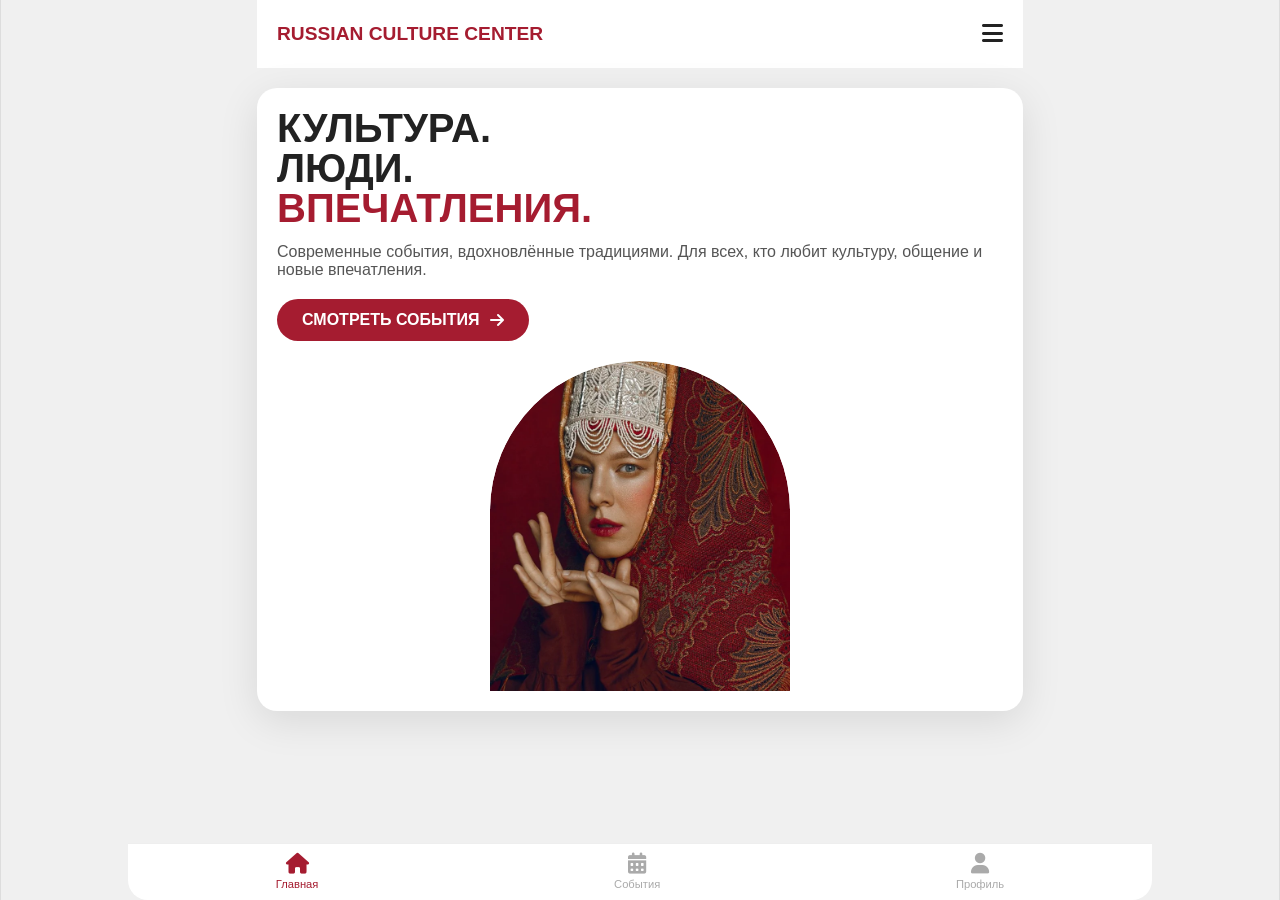
<file: index.html>
<!DOCTYPE html>
<html lang="ru">
<head>
    <meta charset="UTF-8">
    <meta name="viewport" content="width=device-width, initial-scale=1.0, maximum-scale=1.0, user-scalable=no">
    <title>RCC App</title>
    <link rel="stylesheet" href="css/style.css">
    <link rel="stylesheet" href="https://cdnjs.cloudflare.com/ajax/libs/font-awesome/6.0.0/css/all.min.css">
    <!-- Telegram WebApp SDK -->
    <script src="https://telegram.org/js/telegram-web-app.js"></script>
</head>
<body>

    <header>
        <div class="logo">RUSSIAN CULTURE CENTER</div>
        <div class="hamburger"><i class="fas fa-bars"></i></div>
    </header>

    <main class="hero-section">
        <div class="hero-title">
            <h1>КУЛЬТУРА.<br>ЛЮДИ.<br><span>ВПЕЧАТЛЕНИЯ.</span></h1>
        </div>
        <p class="hero-desc">
            Современные события, вдохновлённые традициями. Для всех, кто любит культуру, общение и новые впечатления.
        </p>
        
        <a href="events.html" class="btn-primary">
            СМОТРЕТЬ СОБЫТИЯ <i class="fas fa-arrow-right"></i>
        </a>

        <div class="hero-img-wrapper">
            <img src="images/hero.jpg" alt="Culture" onerror="this.src='https://via.placeholder.com/300x400/8b0000/ffffff?text=Culture'">
        </div>
    </main>

    <!-- Bottom Navigation -->
    <nav class="bottom-nav">
        <a href="index.html" class="nav-item active"><i class="fas fa-home"></i> Главная</a>
        <a href="events.html" class="nav-item"><i class="fas fa-calendar-alt"></i> События</a>
        <a href="profile.html" class="nav-item"><i class="fas fa-user"></i> Профиль</a>
    </nav>

    <script src="js/app.js"></script>
    <script>
        // Telegram Mini App init
        const tg = window.Telegram.WebApp;
        tg.expand(); 
        tg.ready();
        
        
        tg.setHeaderColor('#a51c30');
    </script>
</body>
</html>
</file>
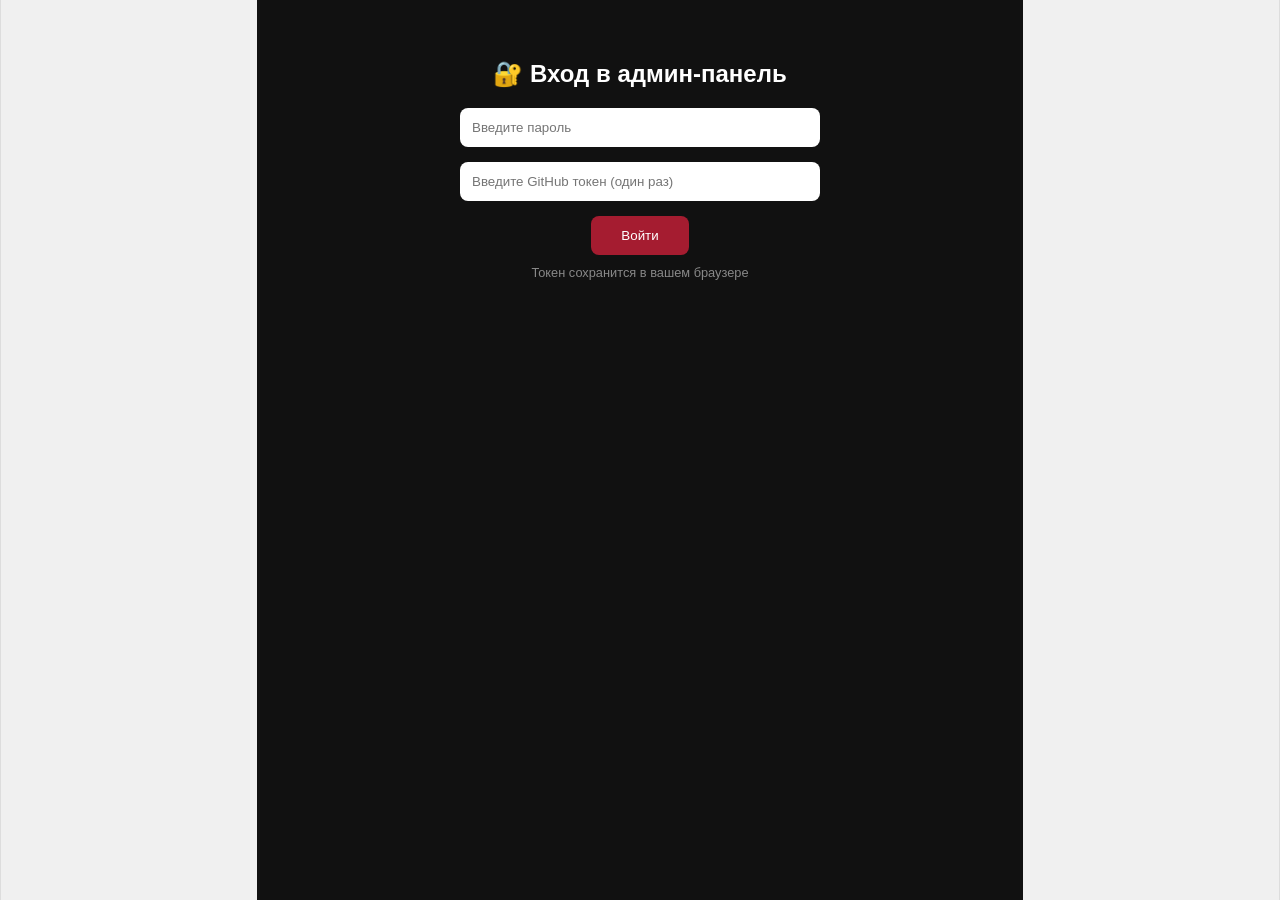
<file: admin.html>
<!DOCTYPE html>
<html lang="ru">
<head>
    <meta charset="UTF-8">
    <meta name="viewport" content="width=device-width, initial-scale=1.0, maximum-scale=1.0, user-scalable=no">
    <title>Админ-панель RCC</title>
    <link rel="stylesheet" href="css/style.css">
    <link rel="stylesheet" href="https://cdnjs.cloudflare.com/ajax/libs/font-awesome/6.0.0/css/all.min.css">
    <script src="https://telegram.org/js/telegram-web-app.js"></script>
    <style>
        .admin-container { padding: 20px; background: var(--dark-bg); color: white; min-height: 100vh; }
        .admin-header { display: flex; justify-content: space-between; align-items: center; margin-bottom: 30px; }
        .admin-login { max-width: 400px; margin: 0 auto; padding: 40px 20px; text-align: center; }
        .admin-login input { padding: 12px; width: 100%; margin-bottom: 15px; border-radius: 8px; border: none; }
        .admin-login button { padding: 12px 30px; background: var(--primary-red); color: white; border: none; border-radius: 8px; cursor: pointer; }
        .admin-form { background: #1f1f1f; padding: 20px; border-radius: 12px; margin-bottom: 20px; }
        .admin-form input, .admin-form textarea { width: 100%; padding: 10px; margin-bottom: 10px; border-radius: 6px; border: none; background: #333; color: white; }
        .admin-form label { display: block; margin-bottom: 5px; color: #aaa; }
        .admin-form button { padding: 10px 20px; background: var(--primary-red); color: white; border: none; border-radius: 6px; cursor: pointer; }
        .events-list { margin-top: 20px; }
        .event-item { background: #2a2a2a; padding: 15px; border-radius: 8px; margin-bottom: 10px; display: flex; justify-content: space-between; align-items: center; }
        .event-item button { background: transparent; border: none; color: var(--primary-red); cursor: pointer; margin-left: 10px; }
        .image-preview { width: 100px; height: 100px; object-fit: cover; border-radius: 8px; margin: 10px 0; }
        .file-upload { margin: 10px 0; }
        .loading { color: #888; text-align: center; padding: 20px; }
    </style>
</head>
<body>

<div id="app" class="admin-container">
    <div id="login-screen" class="admin-login">
        <h2 style="color:white; margin-bottom: 20px;">🔐 Вход в админ-панель</h2>
        
        <input type="password" id="admin-password" placeholder="Введите пароль">
        
        <input type="password" id="admin-token" placeholder="Введите GitHub токен (один раз)">
        
        <button onclick="checkPassword()">Войти</button>
        
        <p style="color:#888; font-size:0.8rem; margin-top:10px;">
            Токен сохранится в вашем браузере
        </p>
    </div>

    <div id="admin-screen" style="display:none;">
        <div class="admin-header">
            <h2>📋 Управление событиями</h2>
            <button onclick="logout()" style="background:transparent; border:1px solid #555; color:white; padding:5px 15px; border-radius:6px; cursor:pointer;">Выйти</button>
        </div>

        <div id="form-container" class="admin-form">
            <h3 id="form-title">➕ Добавить событие</h3>
            <input type="hidden" id="edit-id">
            
            <label>Название</label>
            <input type="text" id="edit-title" placeholder="Название события">
            
            <label>Категория</label>
            <input type="text" id="edit-category" placeholder="Кино / Музыка / Язык / Еда">
            
            <label>Дата</label>
            <input type="text" id="edit-date" placeholder="23 мая">
            
            <label>Время</label>
            <input type="text" id="edit-time" placeholder="19:00">
            
            <label>Монеты</label>
            <input type="number" id="edit-coins" placeholder="20">
            
            <label>Ссылка на Яндекс.Форму</label>
            <input type="text" id="edit-form-link" placeholder="https://forms.yandex.ru/...">
            
            <label>Картинка</label>
            <div class="file-upload">
                <input type="file" id="edit-image" accept="image/*">
                <div id="image-preview-container"></div>
            </div>

            <button onclick="saveEvent()">💾 Сохранить</button>
            <button onclick="cancelEdit()" style="background:#555; margin-left:10px;">Отмена</button>
        </div>

        <div id="events-list" class="events-list">
            <h3>📌 Список событий</h3>
            <div id="events-container-admin"></div>
        </div>
    </div>
</div>

<script src="js/admin.js"></script>
</body>
</html>
</file>
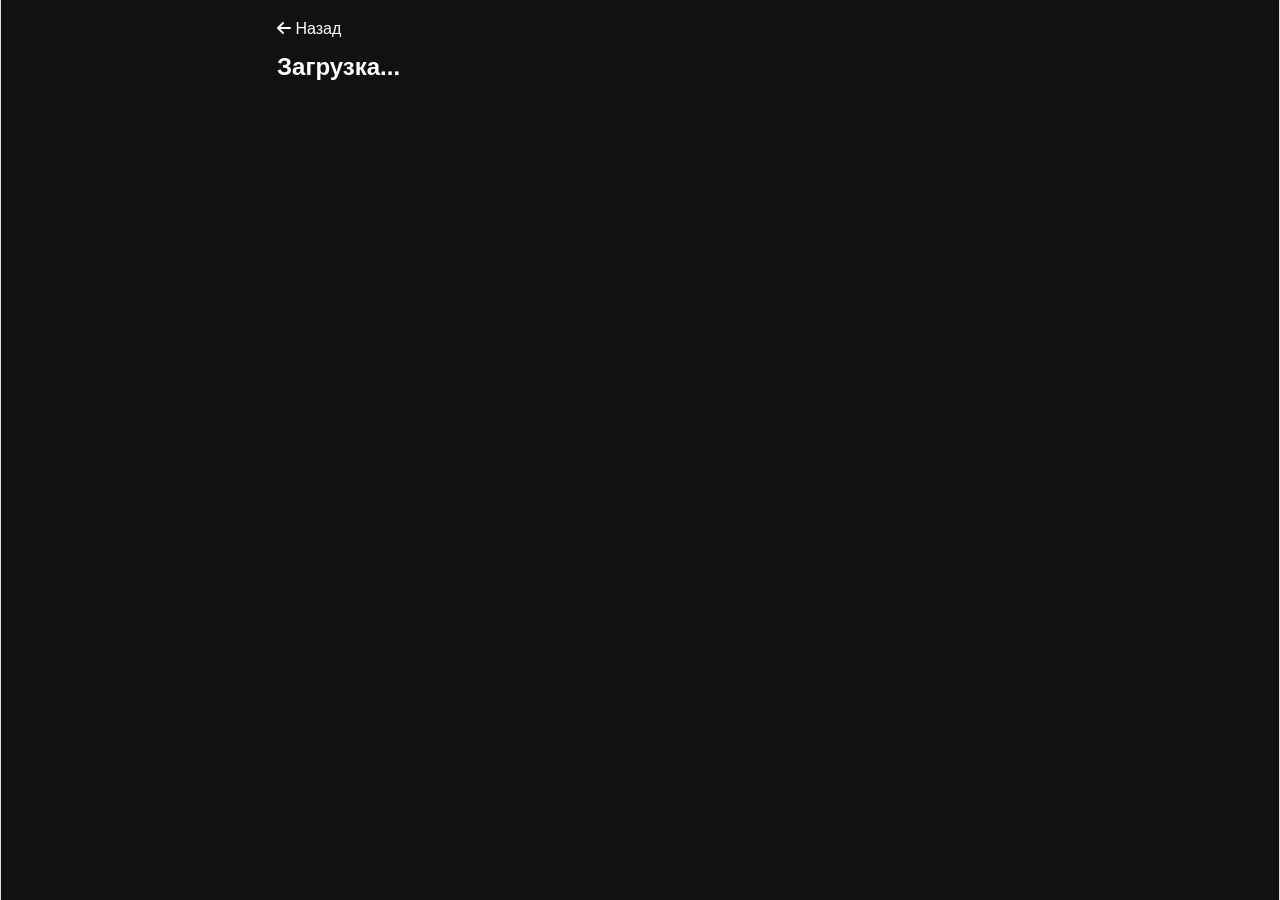
<file: events-detail.html>
<!DOCTYPE html>
<html lang="ru">
<head>
    <meta charset="UTF-8">
    <meta name="viewport" content="width=device-width, initial-scale=1.0, maximum-scale=1.0, user-scalable=no">
    <title>Детали события</title>
    <link rel="stylesheet" href="css/style.css">
    <link rel="stylesheet" href="https://cdnjs.cloudflare.com/ajax/libs/font-awesome/6.0.0/css/all.min.css">
    <script src="https://telegram.org/js/telegram-web-app.js"></script>
</head>
<body style="background: #111; color: white;">

    <div class="detail-container">
        <div style="margin-bottom: 15px;"><a href="events.html" style="color:white; text-decoration:none;"><i class="fas fa-arrow-left"></i> Назад</a></div>

        <div id="detail-content">
            <h2>Загрузка...</h2>
        </div>
    </div>

    <script>
        const tg = window.Telegram.WebApp;
        tg.expand();
        tg.ready();

        document.addEventListener('DOMContentLoaded', async () => {
            const urlParams = new URLSearchParams(window.location.search);
            const eventId = parseInt(urlParams.get('id'));

            
            try {
                const response = await fetch('data/events.json');
                const events = await response.json();
                const event = events.find(e => e.id === eventId);

                if (!event) {
                    document.getElementById('detail-content').innerHTML = '<p>Событие не найдено</p>';
                    return;
                }

                const container = document.getElementById('detail-content');
                container.innerHTML = `
                    <img src="${event.image}" class="detail-img" onerror="this.src='https://via.placeholder.com/400x200'">
                    <h1>${event.title}</h1>
                    <div style="display:flex; gap:10px; margin:10px 0; color:#888; font-size:0.9rem;">
                        <span>📅 ${event.date}</span>
                        <span>⏰ ${event.time}</span>
                    </div>
                    <p style="color:#ddd; line-height:1.5;">${event.description || 'Описание события...'}</p>
                    <div style="margin: 20px 0; color:#ffd700;">+ ${event.coins} монет за посещение</div>
                    
                    <button class="btn-join" onclick="joinEvent(${event.id}, ${event.coins}, '${event.form_link}')">Я ИДУ</button>
                `;
            } catch (error) {
                console.error('Ошибка загрузки события:', error);
                document.getElementById('detail-content').innerHTML = '<p style="color:red;">Ошибка загрузки</p>';
            }
        });

        function joinEvent(id, coins, formLink) {
            
            let userData = JSON.parse(localStorage.getItem('russianCultureUser')) || { eventsAttended: [], totalCoins: 0 };
            
            if (userData.eventsAttended.includes(id)) {
                tg.showAlert("Вы уже записаны на это событие!");
                return;
            }

            
            userData.eventsAttended.push(id);
            userData.totalCoins += coins;
            localStorage.setItem('russianCultureUser', JSON.stringify(userData));

            
            tg.openLink(formLink);

            
            tg.showAlert(`Вы записаны! +${coins} монет. Всего: ${userData.totalCoins}\nТеперь заполните форму.`);
        }
    </script>
</body>
</html>
</file>
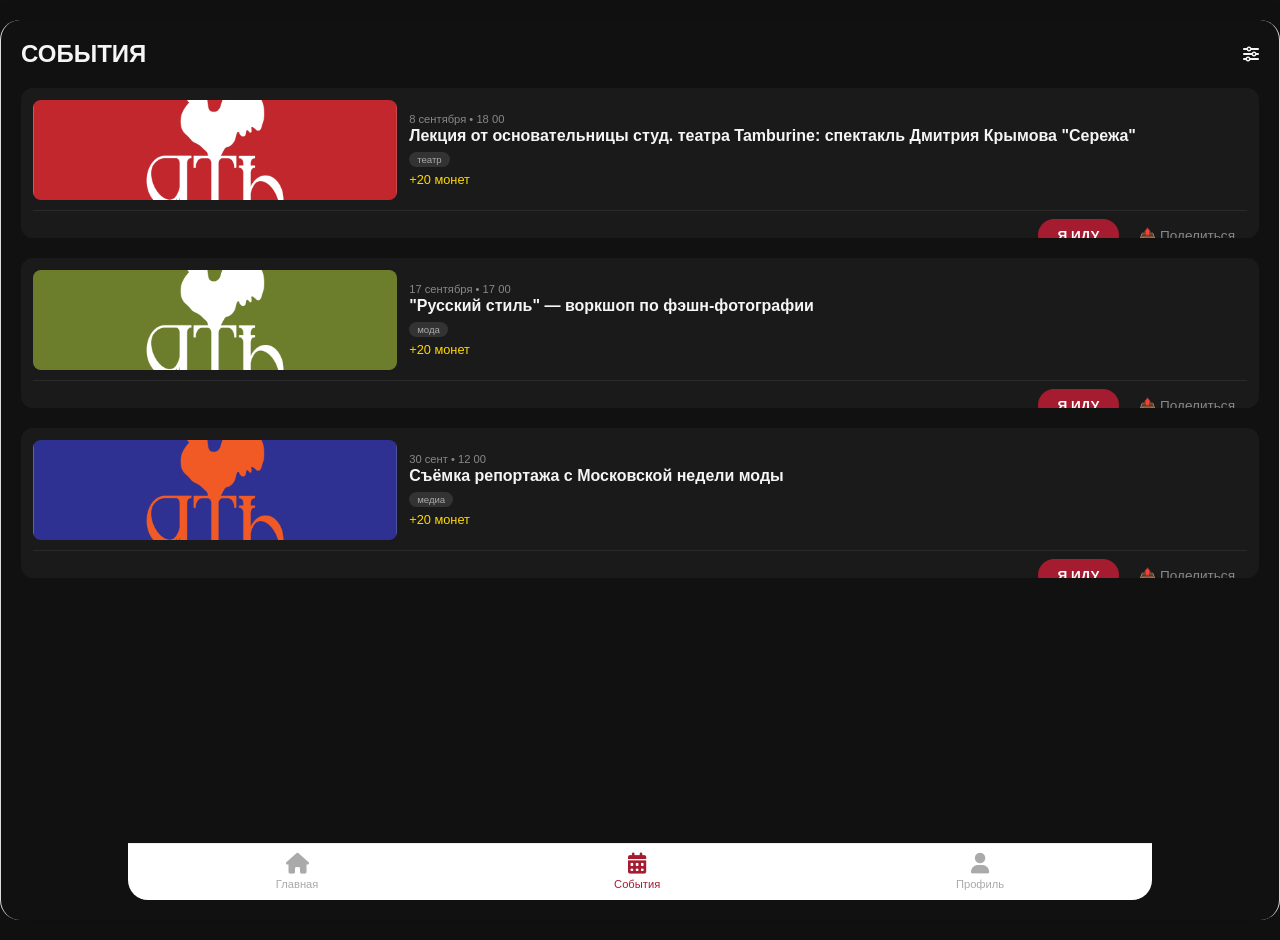
<file: events.html>
<!DOCTYPE html>
<html lang="ru">
<head>
    <meta charset="UTF-8">
    <meta name="viewport" content="width=device-width, initial-scale=1.0">
    <title>События</title>
    <link rel="stylesheet" href="css/style.css">
    <link rel="stylesheet" href="https://cdnjs.cloudflare.com/ajax/libs/font-awesome/6.0.0/css/all.min.css">
    <script src="https://telegram.org/js/telegram-web-app.js"></script>
</head>
<body class="events-page">

    <div class="events-header">
        <h2>СОБЫТИЯ</h2>
        <i class="fas fa-sliders-h"></i>
    </div>

    <!-- <div class="filter-container">
        <button class="filter-btn active">Все</button>
        <button class="filter-btn">Кино</button>
        <button class="filter-btn">Музыка</button>
        <button class="filter-btn">Язык</button>
        <button class="filter-btn">Еда</button>
    </div> -->

    <div id="events-container">
        <!-- Cards will be inserted by JS -->
    </div>

    <!-- Bottom Navigation -->
    <nav class="bottom-nav">
        <a href="index.html" class="nav-item"><i class="fas fa-home"></i> Главная</a>
        <a href="events.html" class="nav-item active"><i class="fas fa-calendar-alt"></i> События</a>
        <a href="profile.html" class="nav-item"><i class="fas fa-user"></i> Профиль</a>
    </nav>

    <script src="js/events.js"></script>
</body>
</html>
</file>
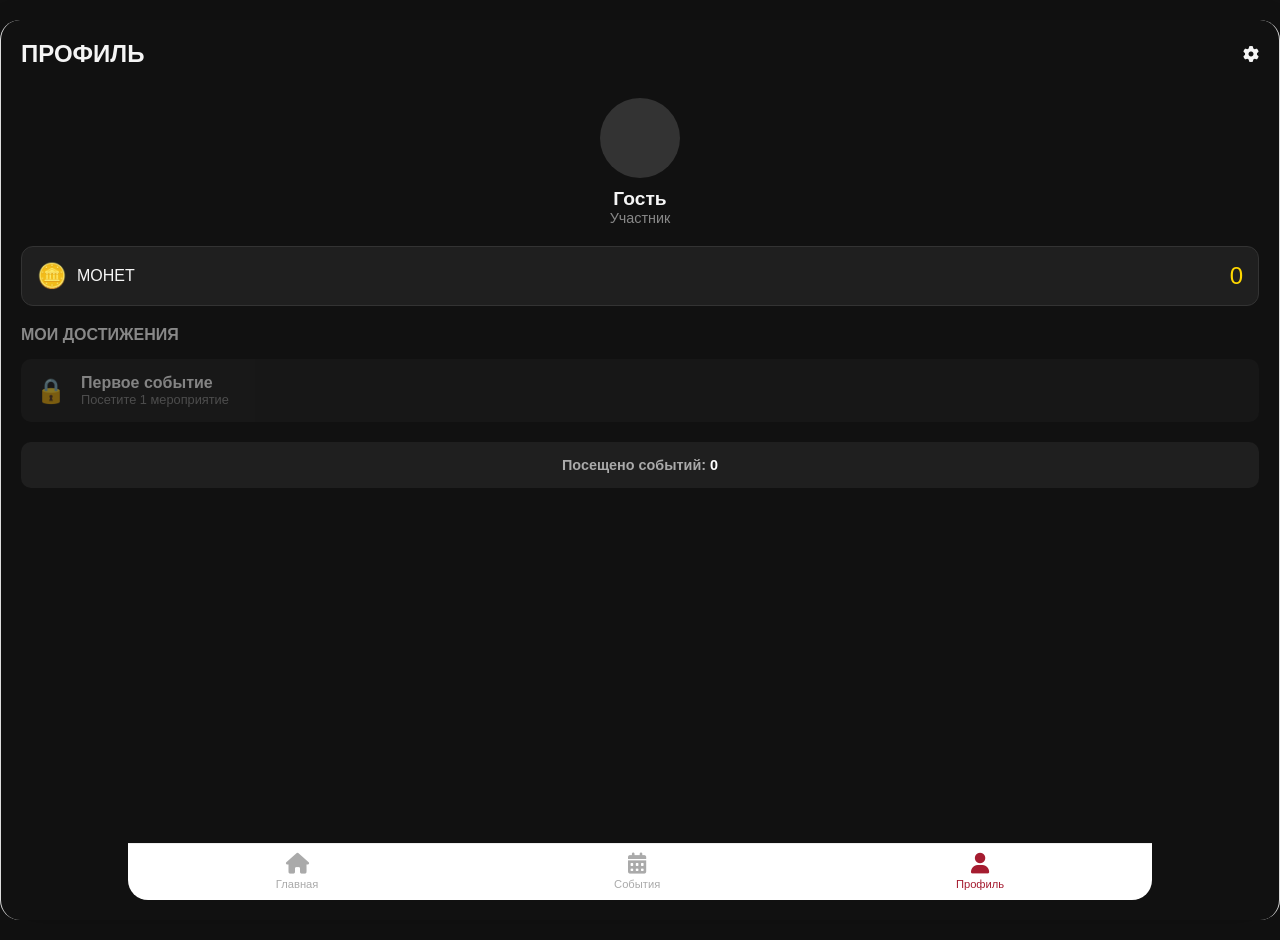
<file: profile.html>
<!DOCTYPE html>
<html lang="ru">
<head>
    <meta charset="UTF-8">
    <meta name="viewport" content="width=device-width, initial-scale=1.0">
    <title>Профиль</title>
    <link rel="stylesheet" href="css/style.css">
    <link rel="stylesheet" href="https://cdnjs.cloudflare.com/ajax/libs/font-awesome/6.0.0/css/all.min.css">
    <script src="https://telegram.org/js/telegram-web-app.js"></script>
</head>
<body class="profile-page">

    <div class="profile-header">
        <h2>ПРОФИЛЬ</h2>
        <i class="fas fa-cog"></i>
    </div>

    <div class="profile-avatar" id="tg-avatar"></div>
    <div class="profile-username" id="tg-username">Загрузка...</div>
    <div class="profile-role">Участник</div>

    <div class="coins-box">
        <div class="coins-label">
            <span class="coin-icon">🪙</span>
            <span>МОНЕТ</span>
        </div>
        <div class="coins-value" id="coins-count">0</div>
    </div>

    <h3 style="text-align: left; margin-bottom: 15px; font-size: 1rem; color: #888;">МОИ ДОСТИЖЕНИЯ</h3>
    <div id="achievements-container">
        <!-- Achievements loaded by JS -->
    </div>
    
    <div style="margin-top: 20px; padding: 15px; background: #1f1f1f; border-radius: 10px;">
        <h3 style="color: #aaa; font-size: 0.9rem;">Посещено событий: <span id="events-count" style="color:white;">0</span></h3>
    </div>

    <!-- Bottom Navigation -->
    <nav class="bottom-nav">
        <a href="index.html" class="nav-item"><i class="fas fa-home"></i> Главная</a>
        <a href="events.html" class="nav-item"><i class="fas fa-calendar-alt"></i> События</a>
        <a href="profile.html" class="nav-item active"><i class="fas fa-user"></i> Профиль</a>
    </nav>

    <script src="js/profile.js"></script>
</body>
</html>
</file>
<file: css/style.css>
:root {
    --primary-red: #a51c30;
    --dark-bg: #111111;
    --dark-card: #1a1a1a;
    --text-light: #f5f5f5;
    --text-grey: #aaaaaa;
    --font-main: -apple-system, BlinkMacSystemFont, "Segoe UI", Roboto, sans-serif;
}

* { margin: 0; padding: 0; box-sizing: border-box; }
body { font-family: var(--font-main); background-color: #f9f9f9; color: #222; padding-bottom: 70px; }

/* --- Nav / Header --- */
header { display: flex; justify-content: space-between; padding: 20px; align-items: center; background: white; }
.logo { font-weight: bold; font-size: 1.2rem; color: var(--primary-red); }
.hamburger { font-size: 1.5rem; cursor: pointer; }

/* --- Hero --- */
.hero-section { padding: 20px; background: white; }
.hero-title h1 { font-size: 2.5rem; line-height: 1; margin-bottom: 15px; }
.hero-title span { color: var(--primary-red); }
.hero-desc { color: #555; margin-bottom: 20px; }
.btn-primary {
    background: var(--primary-red);
    color: white;
    border: none;
    padding: 12px 25px;
    border-radius: 30px;
    font-weight: bold;
    display: inline-flex;
    align-items: center;
    gap: 10px;
    cursor: pointer;
    text-decoration: none;
}
.hero-img-wrapper {
    margin-top: 20px;
    text-align: center;
    height: 330px;
    overflow: hidden;
    border-radius: 150px 150px 0 0;
    max-width: 300px;
    margin-left: auto;
    margin-right: auto;
}

.hero-img-wrapper img {
    width: 100%;
    height: 100%;
    object-fit: cover;
    object-position: center 30%; 
    border-radius: 150px 150px 0 0;
}
/* --- Events --- */
.events-page { background: var(--dark-bg); min-height: 100vh; color: var(--text-light); padding: 20px; }
.events-header { display: flex; justify-content: space-between; align-items: center; margin-bottom: 20px; }
.events-header h2 { font-size: 1.5rem; }

.filter-container { display: flex; gap: 10px; margin-bottom: 20px; overflow-x: auto; }
.filter-btn {
    background: #333;
    color: #aaa;
    border: none;
    padding: 8px 16px;
    border-radius: 20px;
    cursor: pointer;
    white-space: nowrap;
}
.filter-btn.active { background: var(--primary-red); color: white; }


.event-card {
    background: var(--dark-card);
    border-radius: 12px;
    overflow: hidden;
    margin-bottom: 20px;
    padding: 12px;
}

.event-card-inner {
    display: flex;
    flex-direction: column;
}

.event-row {
    display: flex;
    gap: 12px;
    margin-bottom: 10px;
}

.event-img {
    width: 100px;
    height: 100px;
    border-radius: 8px;
    flex-shrink: 0;
    background-size: cover;
    background-position: center;
}

.event-info {
    flex: 1;
    display: flex;
    flex-direction: column;
    justify-content: center;
}

.event-date {
    font-size: 0.7rem;
    color: #888;
}

.event-title {
    font-weight: bold;
    font-size: 1rem;
    margin: 2px 0;
}

.event-category {
    background: #333;
    color: #aaa;
    font-size: 0.6rem;
    padding: 2px 8px;
    border-radius: 10px;
    width: fit-content;
    margin-top: 5px;
}

.event-actions {
    display: flex;
    justify-content: flex-end;
    padding-top: 8px;
    border-top: 1px solid #2a2a2a;
}

.btn-join-card {
    background: var(--primary-red);
    color: white;
    border: none;
    padding: 8px 20px;
    border-radius: 20px;
    font-size: 0.85rem;
    font-weight: bold;
    cursor: pointer;
    transition: 0.2s;
}

.btn-join-card:hover {
    opacity: 0.8;
}

.btn-join-card:disabled {
    background: #555;
    opacity: 0.6;
    cursor: default;
}

/* --- Profile --- */
.profile-page { background: var(--dark-bg); min-height: 100vh; color: var(--text-light); padding: 20px; text-align: center; }
.profile-header { display: flex; justify-content: space-between; align-items: center; margin-bottom: 30px; }
.profile-avatar { 
    width: 80px; height: 80px; 
    border-radius: 50%; 
    background: #333; 
    margin: 0 auto 10px;
    background-image: url('https://via.placeholder.com/80');
    background-size: cover;
}
.profile-username { font-size: 1.2rem; font-weight: bold; }
.profile-role { color: #888; font-size: 0.9rem; }

.coins-box {
    background: #1f1f1f;
    border: 1px solid #333;
    border-radius: 12px;
    padding: 15px;
    margin: 20px 0;
    display: flex;
    justify-content: space-between;
    align-items: center;
}
.coins-value { font-size: 1.5rem; color: #ffd700; }
.coins-label { display: flex; align-items: center; gap: 10px; }
.coin-icon { color: #ffd700; font-size: 1.5rem; }

.achievement-card {
    background: #1f1f1f;
    border-radius: 10px;
    padding: 15px;
    text-align: left;
    display: flex;
    align-items: center;
    gap: 15px;
    margin-bottom: 10px;
}
.ach-icon { font-size: 1.5rem; color: #ffd700; }

/* --- Bottom Nav --- */
.bottom-nav {
    position: fixed;
    bottom: 0;
    left: 0;
    width: 100%;
    background: #fff;
    display: flex;
    justify-content: space-around;
    padding: 10px 0;
    border-top: 1px solid #eee;
    z-index: 100;
}
.nav-item { 
    display: flex; 
    flex-direction: column; 
    align-items: center; 
    text-decoration: none; 
    color: #aaa; 
    font-size: 0.7rem;
    transition: 0.2s;
}
.nav-item.active { color: var(--primary-red); }
.nav-item i { font-size: 1.3rem; margin-bottom: 3px; }


.detail-container { padding: 20px; background: var(--dark-bg); color: white; min-height: 100vh; }
.detail-img { width: 100%; height: 250px; object-fit: cover; border-radius: 12px; margin-bottom: 20px; }
.btn-join { width: 100%; padding: 15px; background: var(--primary-red); color: white; border: none; border-radius: 30px; font-size: 1.1rem; margin-top: 20px; cursor: pointer; }


@media (min-width: 768px) {
    body { 
        max-width: 480px; 
        margin: 0 auto; 
        border-left: 1px solid #ddd; 
        border-right: 1px solid #ddd; 
        min-height: 100vh;
    }
    
    
}

@media (min-width: 1024px) {
    body {
        max-width: 100%;
        padding: 0 20%;
        background: #f0f0f0;
    }
    .hero-section, .events-page, .profile-page {
        border-radius: 20px;
        box-shadow: 0 10px 40px rgba(0,0,0,0.1);
        margin: 20px 0;
    }
    .bottom-nav {
        max-width: 1024px;
        left: 50%;
        transform: translateX(-50%);
        border-radius: 0 0 20px 20px;
    }
    .event-card {
        height: 150px;
    }
    .event-img {
        width: 30%;
    }
    .event-info {
        width: 70%;
    }
}

.btn-cancel-card {
    background: #555;
    color: white;
    border: none;
    padding: 8px 20px;
    border-radius: 20px;
    font-size: 0.85rem;
    font-weight: bold;
    cursor: pointer;
    transition: 0.2s;
}

.btn-cancel-card:hover {
    background: var(--primary-red);
}

.btn-share-card {
    background: transparent;
    color: #888;
    border: none;
    padding: 8px 12px;
    border-radius: 20px;
    font-size: 0.85rem;
    cursor: pointer;
    transition: 0.2s;
    margin-left: 8px;
}

.btn-share-card:hover {
    color: #4a9eff;
    background: rgba(74, 158, 255, 0.1);
}
</file>
